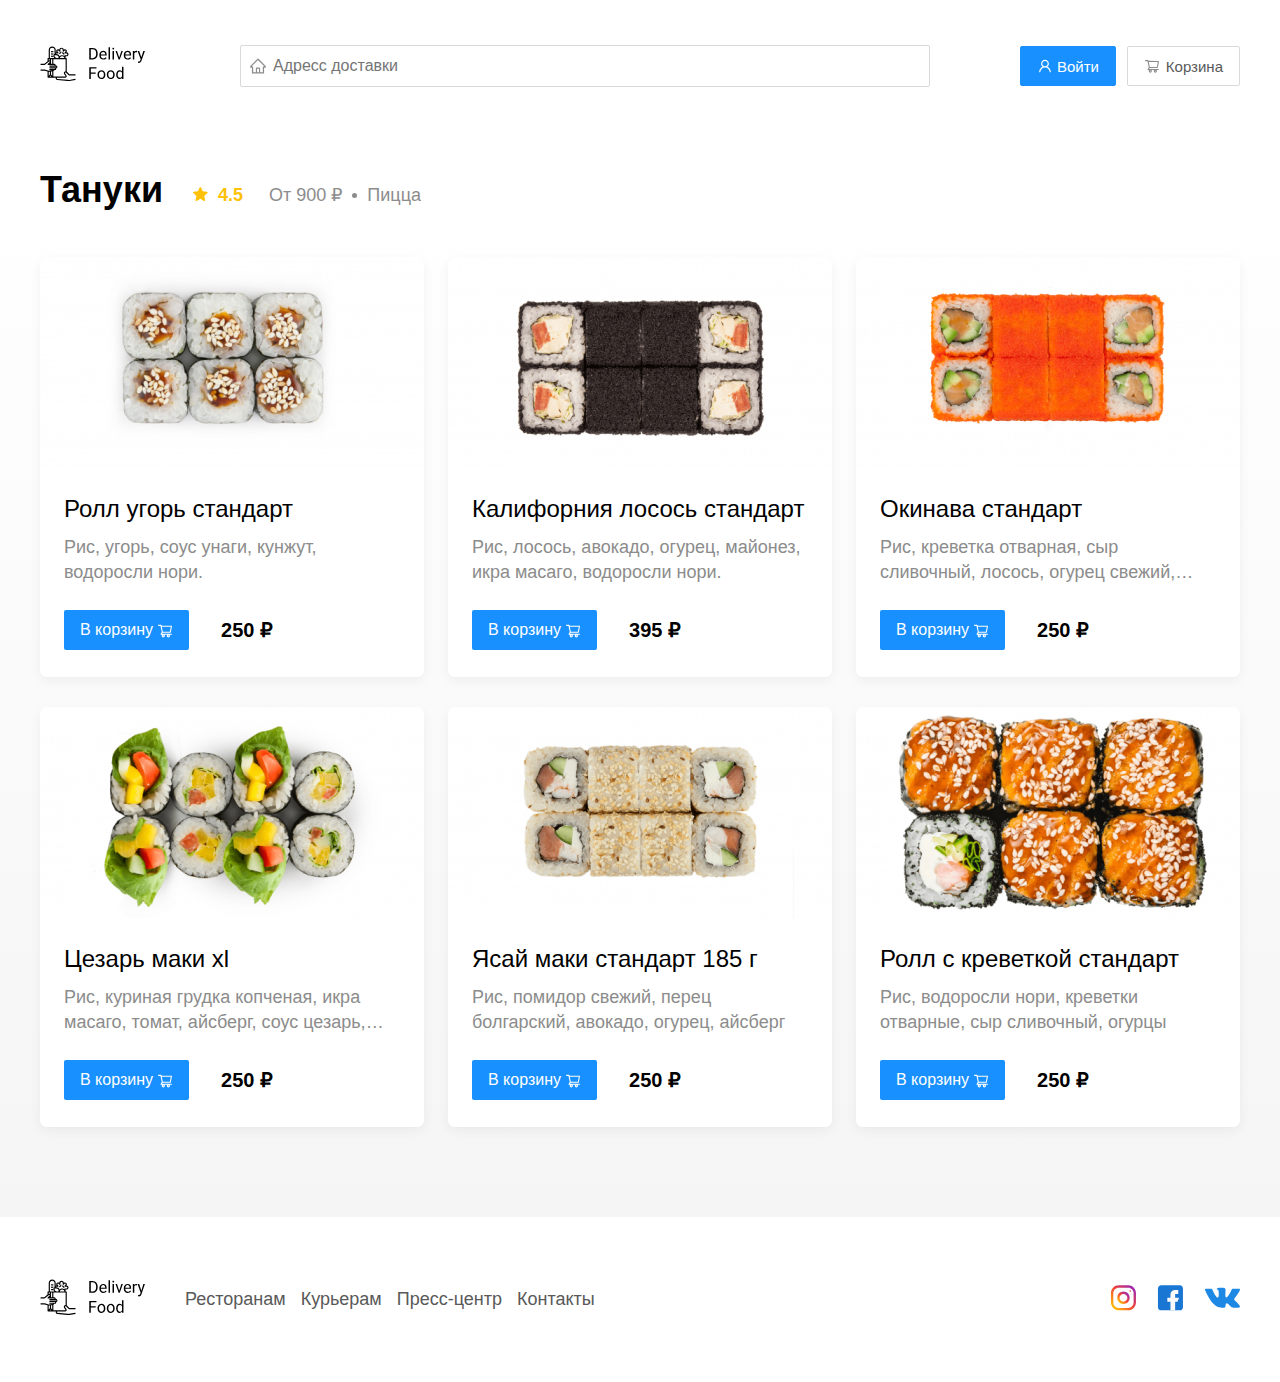
<file: restaurant.html>
<!DOCTYPE html>
<html lang="en">
  <head>
    <meta charset="UTF-8" />
    <meta name="viewport" content="width=device-width, initial-scale=1.0" />
    <title>Тануки - доставка еды на дом</title>
    <link rel="preconnect" href="https://fonts.googleapis.com" />
    <link rel="preconnect" href="https://fonts.gstatic.com" crossorigin />
    <link
      href="https://fonts.googleapis.com/css2?family=Roboto:ital,wght@0,100;0,300;0,400;0,500;0,700;0,900;1,100;1,300;1,400;1,500;1,700;1,900&display=swap"
      rel="styleshet"
    />
    <link rel="stylesheet" href="css/style.css" />
  </head>
  <body>
    <header class="header">
      <div class="container">
        <div class="header__top">
          <a href="index.html" class="logo">
            <img
              src="img/logo.svg"
              alt="Logo: Delivery Food"
              class="logo__img"
            />
          </a>
          <form action="#" class="search">
            <img
              src="img/icon/Home.svg"
              alt="Icon: Home"
              class="search__icon"
            />
            <input
              type="text"
              class="input search__input"
              placeholder="Адресс доставки"
            />
          </form>
          <div class="buttons">
            <button class="buttons__enter">
              <img
                src="img/icon/user.svg"
                alt="Icon: User"
                class="buttons__enter-icon"
              />
              <div class="button-text">Войти</div>
            </button>
            <button class="buttons__shopping-cart">
              <img
                src="img/icon/shopping-cart.svg"
                alt="Icon: Shopping cart"
                class="buttons__user-icon"
              />
              <div class="button-text">Корзина</div>
            </button>
          </div>
          <!-- /.button -->
        </div>
        <!-- /.header__menu -->
      </div>
      <!-- /.container -->
    </header>
    <main class="main">
      <section class="restaurants">
        <div class="container">
          <div class="restaurants__heading">
            <h2 class="restaurants__title">Тануки</h2>
            <div class="info">
              <div class="info__rating">
                <img
                  src="img/icon/rating.svg"
                  alt="Image: rating"
                  class="info__rating-star"
                />4.5
              </div>
              <!-- /.rating -->
              <div class="info__price">От 900 ₽</div>
              <!-- /.info__price -->
              <div class="info__category">Пицца</div>
              <!-- /.info__category -->
            </div>
            <!-- /.restaurant__info -->
          </div>
          <!-- /.restaurants__title -->
          <div class="restaurant">
            <div class="restaurant__card">
              <img
                src="img/tanyki/image.jpg"
                alt="Image: restaurant"
                class="restaurant__image"
              />
              <div class="restaurant__text">
                <div class="restaurant__heading">
                  <h3 class="restaurant__heading-title">Ролл угорь стандарт</h3>
                </div>
                <!-- /.restaurant__text_heading -->
                <div class="info">
                  <div class="info__ingredients">
                    Рис, угорь, соус унаги, кунжут, водоросли нори.
                  </div>
                  <div class="info-buttons">
                    <button class="button info-buttons__button-primary">
                      <span class="info-buttons__text">В корзину</span>
                      <img
                        src="img/icon/shopping-cart-white.svg"
                        alt="Icon: shopping-cart"
                        class="info-buttons__image"
                      />
                    </button>
                    <strong class="info__price-bold">250 ₽</strong>
                  </div>
                  <!-- /.info-buttons -->
                </div>
                <!-- /.restaurant__info -->
              </div>
              <!-- /.restaurant__text -->
            </div>
            <!-- /.card -->
            <div class="restaurant__card">
              <img
                src="img/tanyki/image-1.jpg"
                alt="Image: restaurant"
                class="restaurant__image"
              />
              <div class="restaurant__text">
                <div class="restaurant__heading">
                  <h3 class="restaurant__heading-title">
                    Калифорния лосось стандарт
                  </h3>
                </div>
                <!-- /.restaurant__text_heading -->
                <div class="info">
                  <div class="info__ingredients">
                    Рис, лосось, авокадо, огурец, майонез, икра масаго,
                    водоросли нори.
                  </div>
                  <div class="info-buttons">
                    <button class="button info-buttons__button-primary">
                      <span class="info-buttons__text">В корзину</span>
                      <img
                        src="img/icon/shopping-cart-white.svg"
                        alt="Icon: shopping-cart"
                        class="info-buttons__image"
                      />
                    </button>
                    <strong class="info__price-bold">395 ₽</strong>
                  </div>
                  <!-- /.info-buttons -->
                </div>
                <!-- /.restaurant__info -->
              </div>
              <!-- /.restaurant__text -->
            </div>
            <!-- /.card -->
            <div class="restaurant__card">
              <img
                src="img/tanyki/image-2.jpg"
                alt="Image: restaurant"
                class="restaurant__image"
              />
              <div class="restaurant__text">
                <div class="restaurant__heading">
                  <h3 class="restaurant__heading-title">Окинава стандарт</h3>
                </div>
                <!-- /.restaurant__text_heading -->
                <div class="info">
                  <div class="info__ingredients">
                    Рис, креветка отварная, сыр сливочный, лосось, огурец
                    свежий, нори класическое
                  </div>
                  <div class="info-buttons">
                    <button class="button info-buttons__button-primary">
                      <span class="info-buttons__text">В корзину</span>
                      <img
                        src="img/icon/shopping-cart-white.svg"
                        alt="Icon: shopping-cart"
                        class="info-buttons__image"
                      />
                    </button>
                    <strong class="info__price-bold">250 ₽</strong>
                  </div>
                  <!-- /.info-buttons -->
                </div>
                <!-- /.restaurant__info -->
              </div>
              <!-- /.restaurant__text -->
            </div>
            <!-- /.card -->
            <div class="restaurant__card">
              <img
                src="img/tanyki/image-3.jpg"
                alt="Image: restaurant"
                class="restaurant__image"
              />
              <div class="restaurant__text">
                <div class="restaurant__heading">
                  <h3 class="restaurant__heading-title">Цезарь маки хl</h3>
                </div>
                <!-- /.restaurant__text_heading -->
                <div class="info">
                  <div class="info__ingredients">
                    Рис, куриная грудка копченая, икра масаго, томат, айсберг,
                    соус цезарь, нори класическое
                  </div>
                  <div class="info-buttons">
                    <button class="button info-buttons__button-primary">
                      <span class="info-buttons__text">В корзину</span>
                      <img
                        src="img/icon/shopping-cart-white.svg"
                        alt="Icon: shopping-cart"
                        class="info-buttons__image"
                      />
                    </button>
                    <strong class="info__price-bold">250 ₽</strong>
                  </div>
                  <!-- /.info-buttons -->
                </div>
                <!-- /.restaurant__info -->
              </div>
              <!-- /.restaurant__text -->
            </div>
            <!-- /.card -->
            <div class="restaurant__card">
              <img
                src="img/tanyki/image-4.jpg"
                alt="Image: restaurant"
                class="restaurant__image"
              />
              <div class="restaurant__text">
                <div class="restaurant__heading">
                  <h3 class="restaurant__heading-title">
                    Ясай маки стандарт 185 г
                  </h3>
                </div>
                <!-- /.restaurant__text_heading -->
                <div class="info">
                  <div class="info__ingredients">
                    Рис, помидор свежий, перец болгарский, авокадо, огурец,
                    айсберг
                  </div>
                  <div class="info-buttons">
                    <button class="button info-buttons__button-primary">
                      <span class="info-buttons__text">В корзину</span>
                      <img
                        src="img/icon/shopping-cart-white.svg"
                        alt="Icon: shopping-cart"
                        class="info-buttons__image"
                      />
                    </button>
                    <strong class="info__price-bold">250 ₽</strong>
                  </div>
                  <!-- /.info-buttons -->
                </div>
                <!-- /.restaurant__info -->
              </div>
              <!-- /.restaurant__text -->
            </div>
            <!-- /.card -->
            <div class="restaurant__card">
              <img
                src="img/tanyki/image-5.jpg"
                alt="Image: restaurant"
                class="restaurant__image"
              />
              <div class="restaurant__text">
                <div class="restaurant__heading">
                  <h3 class="restaurant__heading-title">
                    Ролл с креветкой стандарт
                  </h3>
                </div>
                <!-- /.restaurant__text_heading -->
                <div class="info">
                  <div class="info__ingredients">
                    Рис, водоросли нори, креветки отварные, сыр сливочный,
                    огурцы
                  </div>
                  <div class="info-buttons">
                    <button class="button info-buttons__button-primary">
                      <span class="info-buttons__text">В корзину</span>
                      <img
                        src="img/icon/shopping-cart-white.svg"
                        alt="Icon: shopping-cart"
                        class="info-buttons__image"
                      />
                    </button>
                    <strong class="info__price-bold">250 ₽</strong>
                  </div>
                  <!-- /.info-buttons -->
                </div>
                <!-- /.restaurant__info -->
              </div>
              <!-- /.restaurant__text -->
            </div>
            <!-- /.card -->
          </div>
          <!-- /.restaurant -->
        </div>
        <!-- /.container -->
      </section>
    </main>
    <footer class="footer">
      <div class="container">
        <div class="footer__menu">
          <div class="footer__nav">
            <a href="#" class="logo footer__logo">
              <img
                src="img/logo.svg"
                alt="Logo: Delivery Food"
                class="logo__img"
              />
            </a>
            <div class="footer__links">
              <a href="#" class="footer__link">Ресторанам</a
              ><a href="#" class="footer__link">Курьерам</a
              ><a href="#" class="footer__link">Пресс-центр</a
              ><a href="#" class="footer__link">Контакты</a>
            </div>
            <!-- /.footer__links -->
          </div>
          <!-- /.footer__nav -->
          <div class="footer__media">
            <a href="#" class="footer__icon-media"
              ><img src="img/icon/inst.svg" alt="Icon: instagram" /></a
            ><a href="#" class="footer__icon-media"
              ><img src="img/icon/fb.svg" alt="Icon: facebook" /></a
            ><a href="#" class="footer__icon-media"
              ><img src="img/icon/vk.svg" alt="Icon: vk"
            /></a>
          </div>
          <!-- /.footer__media -->
        </div>
        <!-- /.footer__menu -->
      </div>
      <!-- /.container -->
    </footer>
  </body>
</html>
</file>
<file: css/style.css>
* {
  box-sizing: border-box;
}

body {
  font-family: "Roboto", sans-serif;
  color: #595959;
}

.main {
  background: linear-gradient(180deg, rgba(245, 245, 245, 0) 1.04%, #f5f5f5 100%);
}

.container {
  max-width: 1200px;
  margin: auto;
}

.img {
  max-width: 100%;
}

button {
  border-radius: 2px;
  padding: 8px 16px;
  background-color: #1890FF;
  border: none;
  cursor: pointer;
}

.input {
  font-weight: 400;
  font-size: 16px;
  line-height: 150%;
  border: 1px solid #D9D9D9;
  border-radius: 2px;
  color: #BFBFBF;
  outline: none;
}

/*! normalize.css v8.0.1 | MIT License | github.com/necolas/normalize.css */
/* Document
   ========================================================================== */
/**
 * 1. Correct the line height in all browsers.
 * 2. Prevent adjustments of font size after orientation changes in iOS.
 */
html {
  line-height: 1.15;
  /* 1 */
  -webkit-text-size-adjust: 100%;
  /* 2 */
}

/* Sections
   ========================================================================== */
/**
 * Remove the margin in all browsers.
 */
body {
  margin: 0;
}

/**
 * Render the `main` element consistently in IE.
 */
main {
  display: block;
}

/**
 * Correct the font size and margin on `h1` elements within `section` and
 * `article` contexts in Chrome, Firefox, and Safari.
 */
h1 {
  font-size: 2em;
  margin: 0.67em 0;
}

/* Grouping content
   ========================================================================== */
/**
 * 1. Add the correct box sizing in Firefox.
 * 2. Show the overflow in Edge and IE.
 */
hr {
  box-sizing: content-box;
  /* 1 */
  height: 0;
  /* 1 */
  overflow: visible;
  /* 2 */
}

/**
 * 1. Correct the inheritance and scaling of font size in all browsers.
 * 2. Correct the odd `em` font sizing in all browsers.
 */
pre {
  font-family: monospace, monospace;
  /* 1 */
  font-size: 1em;
  /* 2 */
}

/* Text-level semantics
   ========================================================================== */
/**
 * Remove the gray background on active links in IE 10.
 */
a {
  background-color: transparent;
}

/**
 * 1. Remove the bottom border in Chrome 57-
 * 2. Add the correct text decoration in Chrome, Edge, IE, Opera, and Safari.
 */
abbr[title] {
  border-bottom: none;
  /* 1 */
  text-decoration: underline;
  /* 2 */
  -webkit-text-decoration: underline dotted;
          text-decoration: underline dotted;
  /* 2 */
}

/**
 * Add the correct font weight in Chrome, Edge, and Safari.
 */
b,
strong {
  font-weight: bolder;
}

/**
 * 1. Correct the inheritance and scaling of font size in all browsers.
 * 2. Correct the odd `em` font sizing in all browsers.
 */
code,
kbd,
samp {
  font-family: monospace, monospace;
  /* 1 */
  font-size: 1em;
  /* 2 */
}

/**
 * Add the correct font size in all browsers.
 */
small {
  font-size: 80%;
}

/**
 * Prevent `sub` and `sup` elements from affecting the line height in
 * all browsers.
 */
sub,
sup {
  font-size: 75%;
  line-height: 0;
  position: relative;
  vertical-align: baseline;
}

sub {
  bottom: -0.25em;
}

sup {
  top: -0.5em;
}

/* Embedded content
   ========================================================================== */
/**
 * Remove the border on images inside links in IE 10.
 */
img {
  border-style: none;
}

/* Forms
   ========================================================================== */
/**
 * 1. Change the font styles in all browsers.
 * 2. Remove the margin in Firefox and Safari.
 */
button,
input,
optgroup,
select,
textarea {
  font-family: inherit;
  /* 1 */
  font-size: 100%;
  /* 1 */
  line-height: 1.15;
  /* 1 */
  margin: 0;
  /* 2 */
}

/**
 * Show the overflow in IE.
 * 1. Show the overflow in Edge.
 */
button,
input {
  /* 1 */
  overflow: visible;
}

/**
 * Remove the inheritance of text transform in Edge, Firefox, and IE.
 * 1. Remove the inheritance of text transform in Firefox.
 */
button,
select {
  /* 1 */
  text-transform: none;
}

/**
 * Correct the inability to style clickable types in iOS and Safari.
 */
button,
[type=button],
[type=reset],
[type=submit] {
  -webkit-appearance: button;
}

/**
 * Remove the inner border and padding in Firefox.
 */
button::-moz-focus-inner,
[type=button]::-moz-focus-inner,
[type=reset]::-moz-focus-inner,
[type=submit]::-moz-focus-inner {
  border-style: none;
  padding: 0;
}

/**
 * Restore the focus styles unset by the previous rule.
 */
button:-moz-focusring,
[type=button]:-moz-focusring,
[type=reset]:-moz-focusring,
[type=submit]:-moz-focusring {
  outline: 1px dotted ButtonText;
}

/**
 * Correct the padding in Firefox.
 */
fieldset {
  padding: 0.35em 0.75em 0.625em;
}

/**
 * 1. Correct the text wrapping in Edge and IE.
 * 2. Correct the color inheritance from `fieldset` elements in IE.
 * 3. Remove the padding so developers are not caught out when they zero out
 *    `fieldset` elements in all browsers.
 */
legend {
  box-sizing: border-box;
  /* 1 */
  color: inherit;
  /* 2 */
  display: table;
  /* 1 */
  max-width: 100%;
  /* 1 */
  padding: 0;
  /* 3 */
  white-space: normal;
  /* 1 */
}

/**
 * Add the correct vertical alignment in Chrome, Firefox, and Opera.
 */
progress {
  vertical-align: baseline;
}

/**
 * Remove the default vertical scrollbar in IE 10+.
 */
textarea {
  overflow: auto;
}

/**
 * 1. Add the correct box sizing in IE 10.
 * 2. Remove the padding in IE 10.
 */
[type=checkbox],
[type=radio] {
  box-sizing: border-box;
  /* 1 */
  padding: 0;
  /* 2 */
}

/**
 * Correct the cursor style of increment and decrement buttons in Chrome.
 */
[type=number]::-webkit-inner-spin-button,
[type=number]::-webkit-outer-spin-button {
  height: auto;
}

/**
 * 1. Correct the odd appearance in Chrome and Safari.
 * 2. Correct the outline style in Safari.
 */
[type=search] {
  -webkit-appearance: textfield;
  /* 1 */
  outline-offset: -2px;
  /* 2 */
}

/**
 * Remove the inner padding in Chrome and Safari on macOS.
 */
[type=search]::-webkit-search-decoration {
  -webkit-appearance: none;
}

/**
 * 1. Correct the inability to style clickable types in iOS and Safari.
 * 2. Change font properties to `inherit` in Safari.
 */
::-webkit-file-upload-button {
  -webkit-appearance: button;
  /* 1 */
  font: inherit;
  /* 2 */
}

/* Interactive
   ========================================================================== */
/*
 * Add the correct display in Edge, IE 10+, and Firefox.
 */
details {
  display: block;
}

/*
 * Add the correct display in all browsers.
 */
summary {
  display: list-item;
}

/* Misc
   ========================================================================== */
/**
 * Add the correct display in IE 10+.
 */
template {
  display: none;
}

/**
 * Add the correct display in IE 10.
 */
[hidden] {
  display: none;
}

.header {
  background-color: #fff;
}
.header__top {
  display: flex;
  align-items: center;
  justify-content: space-between;
  padding-top: 44px;
  padding-bottom: 22px;
}

.logo__img {
  width: 110px;
}

.buttons {
  min-width: 220px;
  display: flex;
  align-items: center;
  justify-content: space-between;
  font-weight: 400;
  font-size: 15px;
  line-height: 150%;
}
.buttons__enter {
  display: flex;
  align-items: center;
  justify-content: space-between;
  width: 96px;
  height: 40px;
  border: 1px solid #1890FF;
  color: #fff;
}
.buttons__enter-icon {
  width: 16px;
  height: 16px;
}
.buttons__shopping-cart {
  display: flex;
  align-items: center;
  justify-content: space-between;
  width: 113px;
  min-height: 40px;
  border: 1px solid #D9D9D9;
  color: #595959;
  background-color: #fff;
}
.buttons__shopping-cart-icon {
  width: 16px;
  height: 16px;
}

.search {
  display: flex;
  align-items: center;
  position: relative;
}
.search__icon {
  position: absolute;
  left: 10px;
  width: 16px;
  height: 16px;
}
.search__input {
  width: 690px;
  min-height: 40px;
  padding: 8px 12px 8px 32px;
}

.promo {
  margin-top: 18px;
  border-radius: 10px;
}
.promo__offer {
  box-shadow: 0 7px 12px 0 rgba(158, 158, 163, 0.1);
  border-radius: 10px;
  background: #FFF1B8 url(../img/bgOffer.png) no-repeat top 50% right -144px/750px;
  padding-top: 68px;
  padding-bottom: 68px;
  padding-left: 71px;
  min-height: 300px;
}
.promo__title {
  max-width: 450px;
  font-weight: 700;
  font-size: 39px;
  color: #302c34;
  margin: 0;
}
.promo__subtitle {
  max-width: 538px;
  font-weight: 400;
  font-size: 24px;
  color: #302c34;
  margin-top: 15px;
  margin-bottom: 0;
}

.restaurants {
  margin-top: 58px;
  padding-bottom: 90px;
}
.restaurants__heading {
  display: flex;
  align-items: center;
}
.restaurants__title {
  font-weight: 700;
  font-size: 36px;
  line-height: 42px;
  color: #000;
  margin: 0;
  margin-right: 30px;
}
.restaurants__input {
  background-image: url(../../img/icon/search.svg);
  background-repeat: no-repeat;
  background-position: left 10px center;
  max-width: 305px;
  min-height: 34px;
  padding: 5px 12px 5px 32px;
  margin-left: auto;
}

.cards {
  display: flex;
  align-items: center;
  flex-wrap: wrap;
  justify-content: space-between;
  margin-top: 16px;
}
.cards__image {
  width: 384px;
  height: 250px;
  -o-object-fit: cover;
     object-fit: cover;
}
.cards__card {
  border-radius: 7px;
  flex-basis: 32%;
  min-height: 380px;
  box-shadow: 0 4px 12px 0 rgba(0, 0, 0, 0.05);
  margin-top: 30px;
  overflow: hidden;
  cursor: pointer;
  text-decoration: none;
}
.cards__text {
  padding: 20px 24px 35px 24px;
}
.cards__heading {
  display: flex;
  align-items: center;
  justify-content: space-between;
}
.cards__heading-title {
  font-weight: 700;
  font-size: 24px;
  line-height: 133%;
  color: #000;
  margin: 0;
}
.cards__heading-tag {
  border-radius: 2px;
  padding: 1px 8px;
  height: 22px;
  font-weight: 400;
  font-size: 12px;
  line-height: 20px;
  background-color: #000;
  color: #fff;
}

.info {
  display: flex;
  align-items: center;
  flex-wrap: wrap;
  margin-top: 10px;
}
.info__rating {
  font-weight: 700;
  font-size: 18px;
  line-height: 178%;
  color: #ffc107;
  margin-right: 26px;
}
.info__rating-star {
  margin-right: 10px;
}
.info__price {
  font-weight: 400;
  font-size: 18px;
  line-height: 178%;
  color: #8C8C8C;
  margin-right: 10px;
}
.info__price::after {
  content: "";
  width: 5px;
  height: 5px;
  border-radius: 50%;
  background: #8C8C8C;
  display: inline-block;
  vertical-align: middle;
  margin-left: 10px;
}
.info__category {
  font-weight: 400;
  font-size: 18px;
  line-height: 178%;
  color: #8C8C8C;
  text-overflow: ellipsis;
  overflow: hidden;
  white-space: nowrap;
  max-width: 150px;
}
.info__ingredients {
  font-weight: 400;
  font-size: 18px;
  line-height: 25px;
  color: #8C8C8C;
  margin-bottom: 25px;
  text-overflow: ellipsis;
  overflow: hidden;
  -webkit-line-clamp: 2;
  display: -webkit-box;
  word-wrap: break-word;
  -webkit-box-orient: vertical;
}
.info-buttons {
  display: flex;
  align-items: center;
}
.info-buttons__button-primary {
  display: flex;
  align-items: center;
  margin-right: 32px;
}
.info-buttons__text {
  font-weight: 400;
  font-size: 16px;
  line-height: 24px;
  margin-right: 4px;
  color: #fff;
}
.info__price-bold {
  font-weight: 700;
  font-size: 20px;
  line-height: 160%;
  color: #000;
}

.restaurant {
  display: flex;
  align-items: center;
  flex-wrap: wrap;
  justify-content: space-between;
  margin-top: 16px;
}
.restaurant__image {
  width: 384px;
  height: 212px;
  -o-object-fit: cover;
     object-fit: cover;
}
.restaurant__card {
  background-color: #fff;
  border-radius: 7px;
  flex-basis: 32%;
  min-height: 380px;
  box-shadow: 0 4px 12px 0 rgba(0, 0, 0, 0.05);
  margin-top: 30px;
  overflow: hidden;
  cursor: pointer;
}
.restaurant__text {
  padding: 20px 24px 27px 24px;
}
.restaurant__heading {
  display: flex;
  align-items: center;
  justify-content: space-between;
}
.restaurant__heading-title {
  font-weight: 400;
  font-size: 24px;
  line-height: 133%;
  color: #000;
  margin: 0;
}
.restaurant__heading-tag {
  border-radius: 2px;
  padding: 1px 8px;
  height: 22px;
  font-weight: 400;
  font-size: 12px;
  line-height: 20px;
  background-color: #000;
  color: #fff;
}

.footer {
  background-color: #fff;
}
.footer__menu {
  padding: 60px 0;
  display: flex;
  align-items: center;
  justify-content: space-between;
}
.footer__nav {
  display: flex;
  align-items: center;
  justify-content: space-between;
  flex-wrap: wrap;
}
.footer__logo {
  margin-right: 35px;
}
.footer__links {
  display: flex;
  justify-content: space-between;
}
.footer__link {
  font-weight: 400;
  font-size: 18px;
  line-height: 21px;
  margin-right: 15px;
  text-decoration: none;
  color: #595959;
}
.footer__media {
  height: 25px;
  display: flex;
  align-items: center;
}
.footer__icon-media {
  margin-left: 21px;
}

.modal {
  position: fixed;
  left: 0;
  top: 0;
  right: 0;
  bottom: 0;
  width: 100%;
  height: 100%;
  background-color: rgba(0, 0, 0, 0.4);
  display: none;
}
.modal__dialog {
  border-radius: 5px;
  width: 95%;
  max-width: 780px;
  background-color: #fff;
  margin: auto;
  padding: 40px 45px;
}
.modal__header {
  display: flex;
  align-items: center;
  justify-content: space-between;
  margin-bottom: 45px;
}
.modal__title {
  margin: 0;
  font-weight: 700;
  font-size: 36px;
  line-height: 42px;
  color: #000;
}
.modal__close {
  font-size: 36px;
  border: none;
  background-color: transparent;
}
.modal__body {
  margin-bottom: 52px;
}
.modal__footer {
  display: flex;
  align-items: center;
  justify-content: space-between;
}
.modal__footer_priceteg {
  border-radius: 5px;
  padding: 15px 20px;
  background-color: #262626;
  font-weight: 700;
  font-size: 20px;
  color: #fafafa;
}
.modal__buttons {
  display: flex;
  align-items: center;
}
.modal__buttons_checkout {
  border-radius: 2px;
  padding: 8px 16px;
  font-weight: 400;
  font-size: 16px;
  line-height: 150%;
  color: #fff;
  margin-right: 16px;
}
.modal__buttons_cancel {
  border: 1px solid #D9D9D9;
  border-radius: 2px;
  padding: 8px 16px;
  font-weight: 400;
  font-size: 16px;
  line-height: 150%;
  color: #595959;
  background-color: #fff;
}

.food-row {
  display: flex;
  align-items: center;
  justify-content: space-between;
  padding-bottom: 8px;
  border-bottom: 1px solid #D9D9D9;
  margin-bottom: 15px;
}
.food-row__name {
  font-weight: 400;
  font-size: 18px;
  line-height: 178%;
  color: #000;
}
.food-row__price {
  margin-left: auto;
  margin-right: 47px;
  font-weight: 700;
  font-size: 20px;
  line-height: 160%;
  color: #000;
}
.food-row__counter {
  display: flex;
  align-items: center;
}
.food-row__counter_button {
  display: flex;
  align-items: center;
  justify-content: center;
  background-color: #fff;
  border: 1px solid #40A9FF;
  border-radius: 2px;
  padding: 5px 16px;
  width: 39px;
  height: 32px;
  font-weight: 400;
  font-size: 14px;
  line-height: 157%;
  color: #40A9FF;
}
.food-row__counter_step {
  font-weight: 400;
  font-size: 16px;
  line-height: 150%;
  color: #000;
  margin-right: 13px;
  margin-left: 13px;
}

.is-open {
  display: flex;
}

@media (max-width: 1200px) {
  .container {
    max-width: 960px;
  }
  .search__input {
    width: 490px;
  }
  .promo__offer {
    background-size: 510px;
  }
  .info__rating {
    margin-right: 10px;
  }
  .info__rating-star {
    margin-right: 5px;
  }
  .info__price, .info__category {
    font-size: 14px;
  }
  .restaurant__heading-title {
    font-size: 18px;
  }
  .restaurant__image {
    width: 300px;
  }
}
@media (max-width: 992px) {
  .container {
    max-width: 700px;
  }
  .search__input {
    width: 290px;
  }
  .promo__offer {
    padding: 65px 0 60px 60px;
    background-size: 300px;
  }
  .promo__subtitle {
    font-size: 18px;
    line-height: 25px;
    max-width: 400px;
  }
  .cards__card {
    flex-basis: 48%;
  }
  .info__category {
    max-width: 140px;
  }
  .footer__link {
    font-size: 16px;
  }
  .restaurant__card {
    flex-basis: 48%;
  }
  .restaurant__image {
    width: 335px;
  }
}
@media (max-width: 768px) {
  .container {
    max-width: 576px;
  }
  .search__input {
    width: 200px;
  }
  .promo__offer {
    padding-top: 80px;
    background-size: 280px;
  }
  .promo__title {
    max-width: 280px;
    font-size: 24px;
  }
  .cards__heading-title {
    font-size: 18px;
  }
  .info__rating {
    flex-basis: 100%;
  }
  .info__category {
    max-width: 140px;
  }
  .info__ingredients {
    font-size: 16px;
  }
  .footer__links {
    padding-top: 10px;
  }
  .footer__link {
    font-size: 16px;
  }
  .restaurant__heading-title {
    font-size: 16px;
  }
  .restaurant__image {
    width: 270px;
  }
}
@media (max-width: 576px) {
  .container {
    width: 90%;
  }
  .header__top {
    flex-wrap: wrap;
  }
  .search {
    width: 100%;
    margin-top: 15px;
    order: 5;
  }
  .search__input {
    width: 100%;
  }
  .promo__offer {
    background-image: none;
  }
  .cards__image {
    width: 100%;
  }
  .cards__card {
    flex-basis: 100%;
    min-height: 0;
  }
  .footer__menu {
    flex-direction: column;
    padding: 25px 0;
  }
  .footer__nav {
    flex-direction: column;
    width: 80%;
  }
  .footer__links {
    width: 100%;
  }
  .footer__link {
    margin-right: 0;
  }
  .footer__media {
    margin-top: 15px;
  }
  .restaurant__image {
    width: 100%;
    height: 100%;
  }
  .restaurant__heading-title {
    font-size: 24px;
  }
  .restaurant__card {
    flex-basis: 100%;
    min-height: 0;
  }
  .info__ingredients {
    font-size: 18px;
  }
}
@media (max-width: 480px) {
  .buttons {
    min-width: 120px;
  }
  .buttons__enter, .buttons__shopping-cart {
    width: 54px;
  }
  .button-text {
    display: none;
  }
  .promo__offer {
    padding: 80px 30px 0 30px;
  }
  .restaurants__title {
    font-size: 24px;
  }
  .restaurants__heading {
    align-items: start;
    flex-direction: column;
  }
  .restaurants__input {
    max-width: 100%;
    width: 100%;
  }
  .footer__nav {
    width: 100%;
  }
  .footer__logo {
    margin-right: 0;
  }
  .footer__links {
    flex-direction: column;
    align-items: center;
  }
}/*# sourceMappingURL=style.css.map */
</file>
